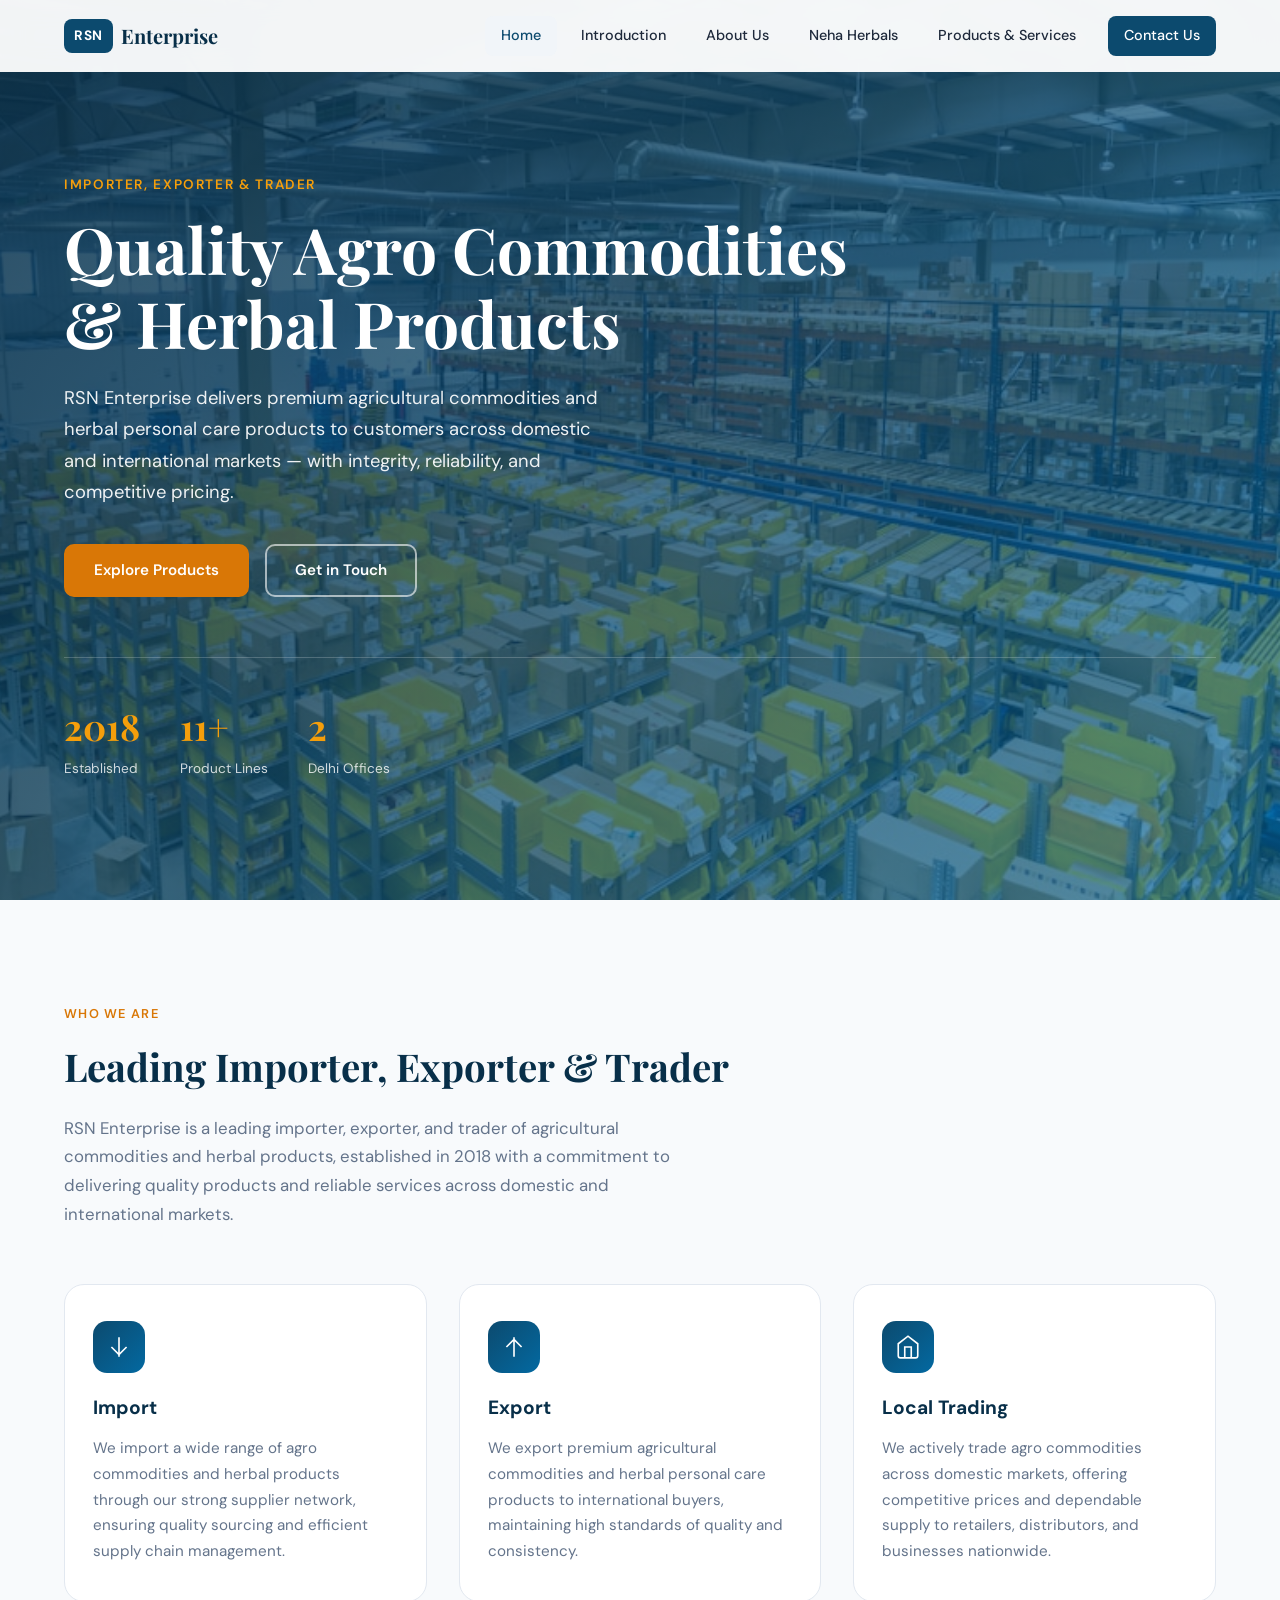
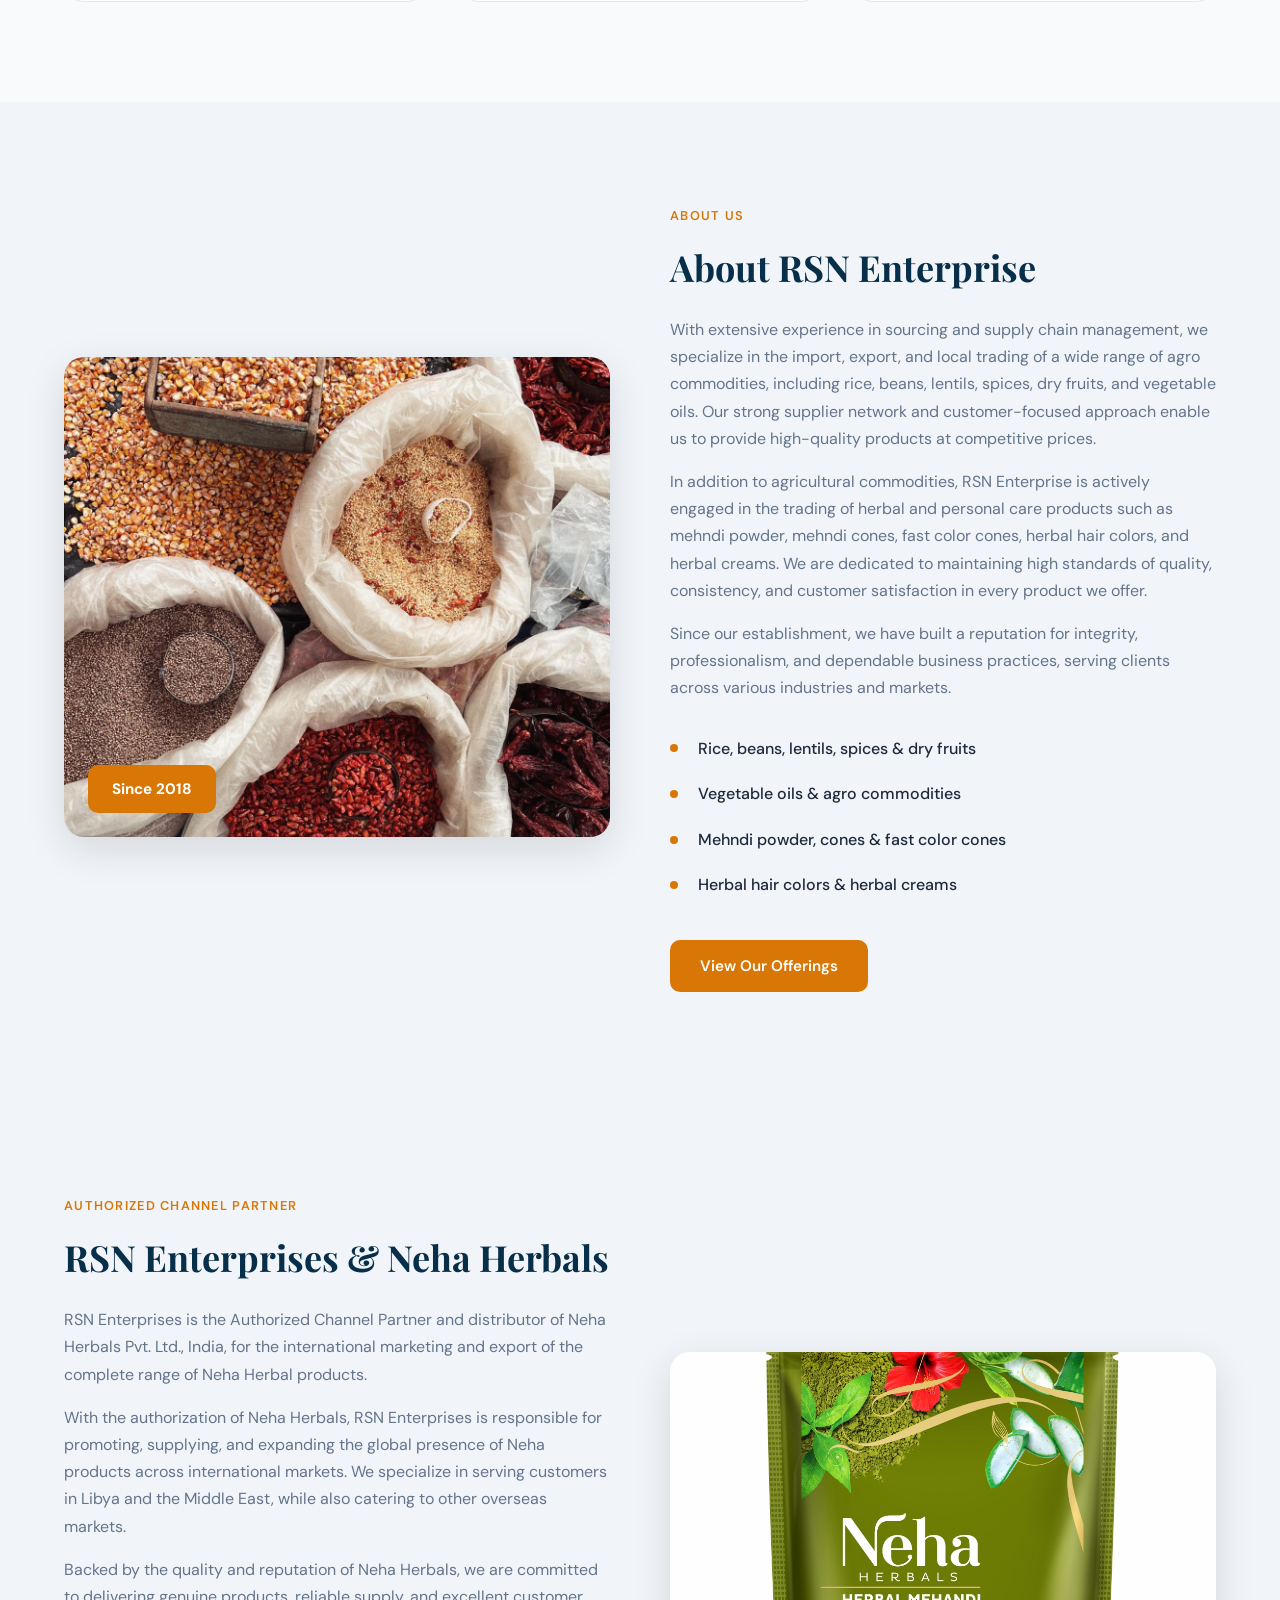
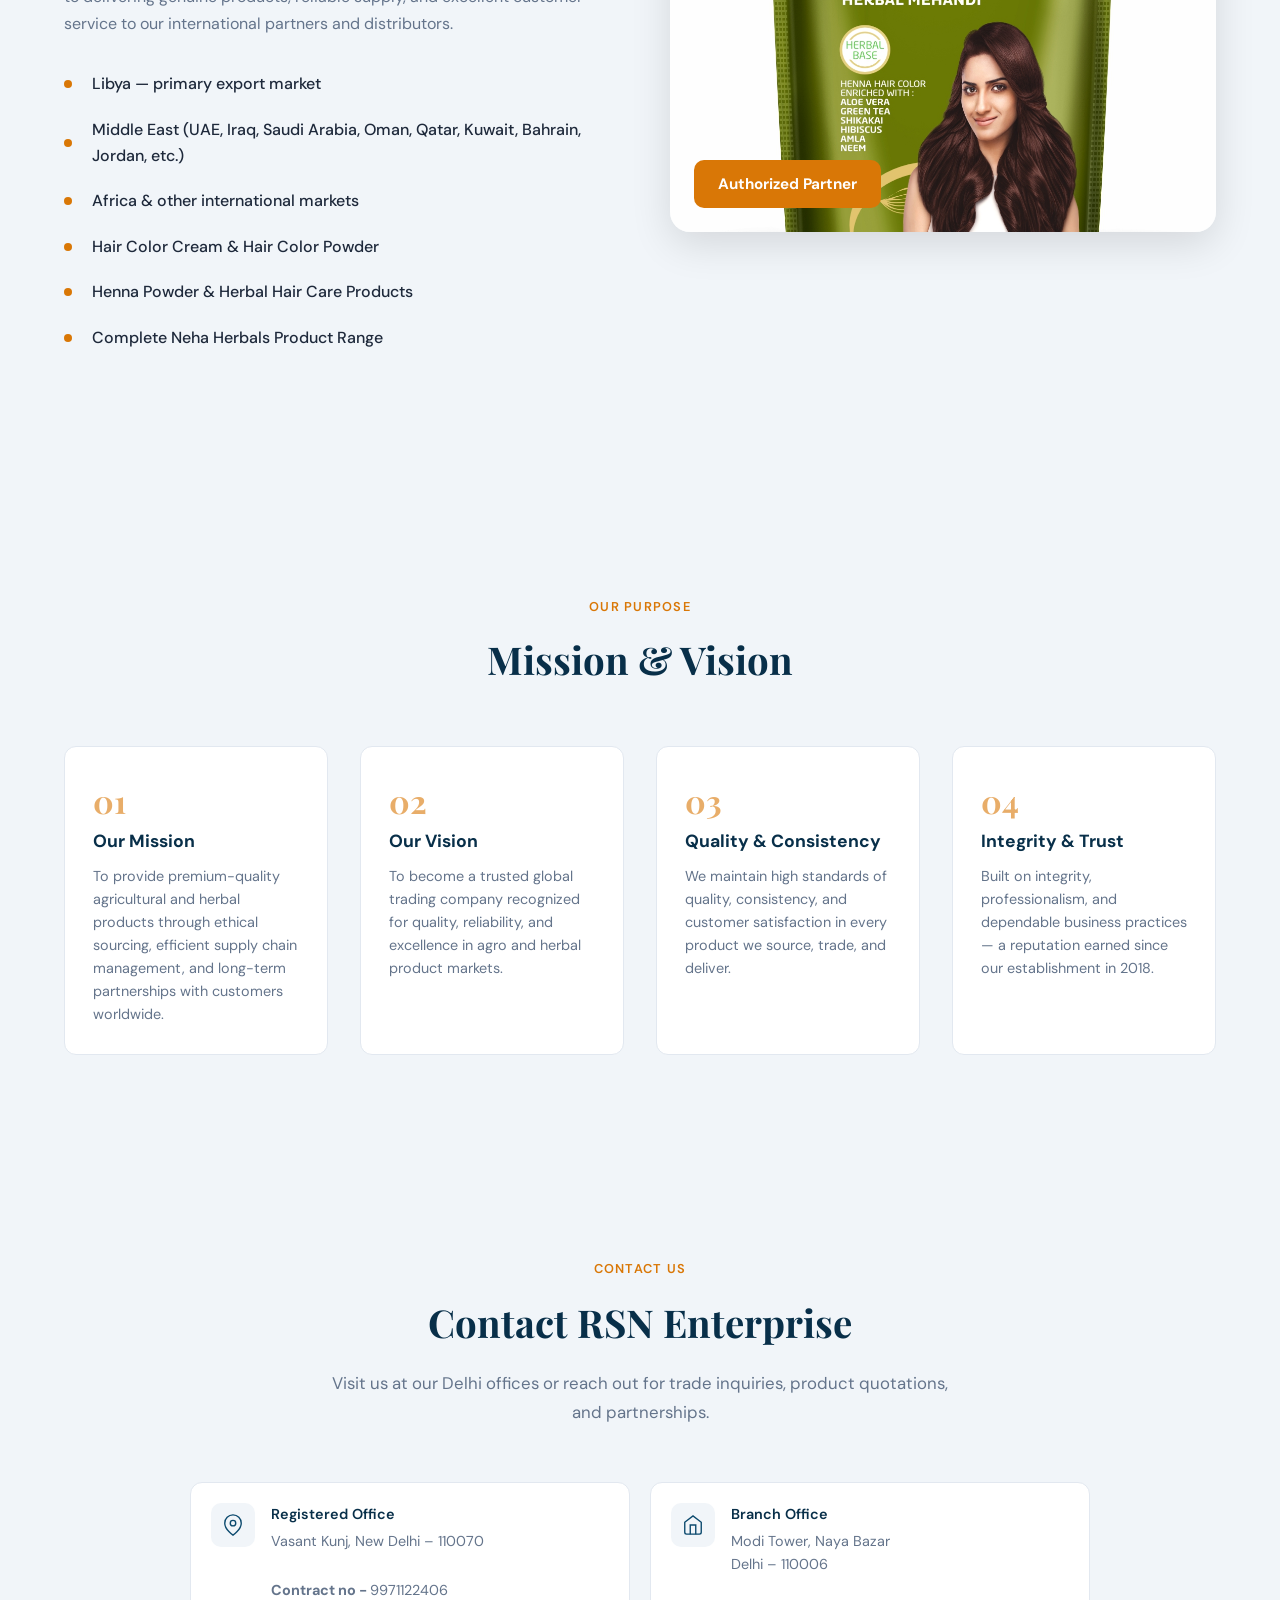
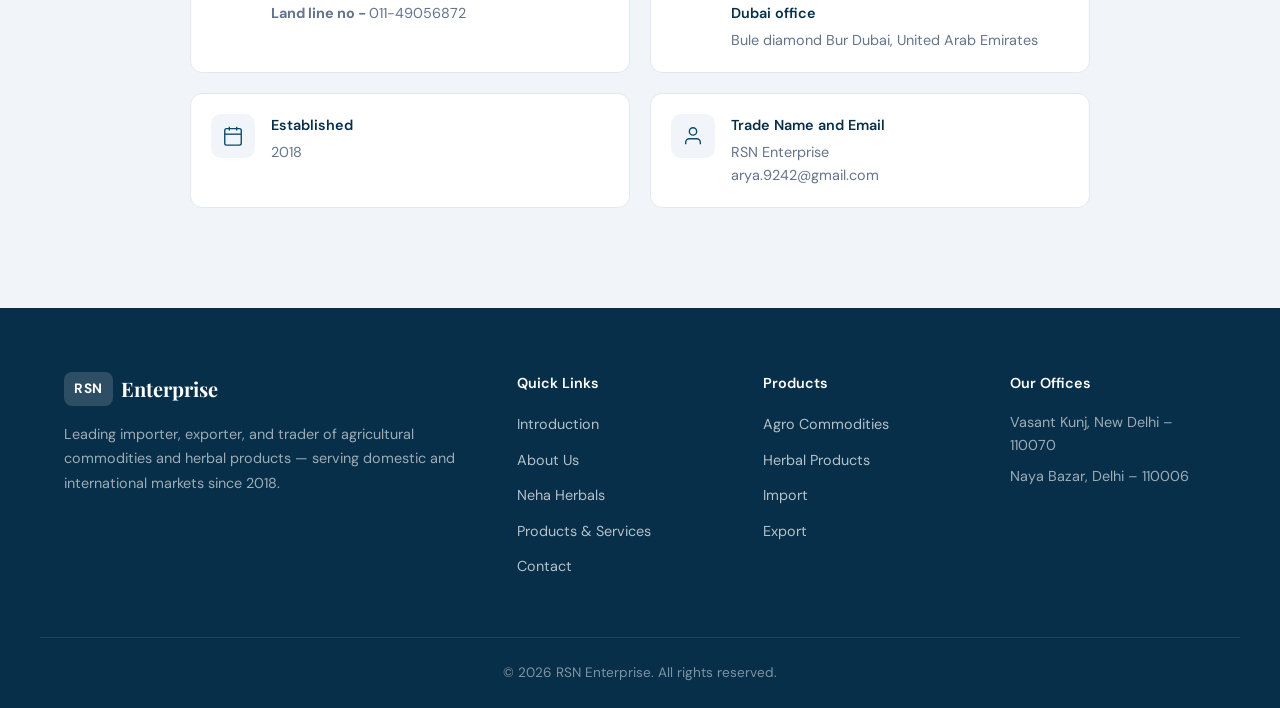
<file: index.html>
<!DOCTYPE html>
<html lang="en">
<head>
  <meta charset="UTF-8">
  <meta name="viewport" content="width=device-width, initial-scale=1.0">
  <meta name="description" content="RSN Enterprise — Leading importer, exporter, and trader of agricultural commodities and herbal products since 2018. Rice, spices, lentils, mehndi, and more.">
  <title>RSN Enterprise | Agro Commodities & Herbal Products</title>
  <link rel="preconnect" href="https://fonts.googleapis.com">
  <link rel="preconnect" href="https://fonts.gstatic.com" crossorigin>
  <link href="https://fonts.googleapis.com/css2?family=DM+Sans:ital,opsz,wght@0,9..40,400;0,9..40,500;0,9..40,600;0,9..40,700;1,9..40,400&family=Playfair+Display:wght@600;700&display=swap" rel="stylesheet">
  <link rel="stylesheet" href="public/css/style.css">
</head>
<body>
  <header class="site-header" id="header">
    <div class="container header-inner">
      <a href="index.html" class="logo">
        <span class="logo-mark">RSN</span>
        <span class="logo-text">Enterprise</span>
      </a>
      <button class="nav-toggle" id="navToggle" aria-label="Toggle navigation" aria-expanded="false">
        <span></span>
        <span></span>
        <span></span>
      </button>
      <nav class="site-nav" id="siteNav">
        <ul>
          <li><a href="#home" class="active">Home</a></li>
          <li><a href="#introduction">Introduction</a></li>
          <li><a href="#about">About Us</a></li>
          <li><a href="#neha-herbals">Neha Herbals</a></li>
          <li><a href="products.html">Products & Services</a></li>
          <li><a href="#contact" class="nav-cta">Contact Us</a></li>
        </ul>
      </nav>
    </div>
  </header>

  <main>
  <!-- Hero -->
  <section class="hero" id="home">
    <div class="hero-bg" role="img" aria-label="Global shipping and logistics"></div>
    <div class="hero-overlay"></div>
    <div class="container hero-content">
      <p class="hero-eyebrow">Importer, Exporter & Trader</p>
      <h1>Quality Agro Commodities<br>& Herbal Products</h1>
      <p class="hero-desc">RSN Enterprise delivers premium agricultural commodities and herbal personal care products to customers across domestic and international markets — with integrity, reliability, and competitive pricing.</p>
      <div class="hero-actions">
        <a href="products.html" class="btn btn-primary">Explore Products</a>
        <a href="#contact" class="btn btn-outline">Get in Touch</a>
      </div>
      <div class="hero-stats">
        <div class="stat">
          <span class="stat-value">2018</span>
          <span class="stat-label">Established</span>
        </div>
        <div class="stat">
          <span class="stat-value">11+</span>
          <span class="stat-label">Product Lines</span>
        </div>
        <div class="stat">
          <span class="stat-value">2</span>
          <span class="stat-label">Delhi Offices</span>
        </div>
      </div>
    </div>
  </section>

  <!-- Introduction -->
  <section class="section" id="introduction">
    <div class="container">
      <div class="section-header">
        <span class="section-tag">Who We Are</span>
        <h2>Leading Importer, Exporter & Trader</h2>
        <p class="section-lead">RSN Enterprise is a leading importer, exporter, and trader of agricultural commodities and herbal products, established in 2018 with a commitment to delivering quality products and reliable services across domestic and international markets.</p>
      </div>
      <div class="intro-grid">
        <div class="intro-card">
          <div class="intro-icon" aria-hidden="true">
            <svg viewBox="0 0 24 24" fill="none" stroke="currentColor" stroke-width="1.5"><path d="M12 3v18M5 12l7 7 7-7"/></svg>
          </div>
          <h3>Import</h3>
          <p>We import a wide range of agro commodities and herbal products through our strong supplier network, ensuring quality sourcing and efficient supply chain management.</p>
        </div>
        <div class="intro-card">
          <div class="intro-icon" aria-hidden="true">
            <svg viewBox="0 0 24 24" fill="none" stroke="currentColor" stroke-width="1.5"><path d="M12 21V3M5 12l7-7 7 7"/></svg>
          </div>
          <h3>Export</h3>
          <p>We export premium agricultural commodities and herbal personal care products to international buyers, maintaining high standards of quality and consistency.</p>
        </div>
        <div class="intro-card">
          <div class="intro-icon" aria-hidden="true">
            <svg viewBox="0 0 24 24" fill="none" stroke="currentColor" stroke-width="1.5"><path d="M3 9l9-7 9 7v11a2 2 0 0 1-2 2H5a2 2 0 0 1-2-2z"/><polyline points="9 22 9 12 15 12 15 22"/></svg>
          </div>
          <h3>Local Trading</h3>
          <p>We actively trade agro commodities across domestic markets, offering competitive prices and dependable supply to retailers, distributors, and businesses nationwide.</p>
        </div>
      </div>
    </div>
  </section>

  <!-- About Us -->
  <section class="section section-alt" id="about">
    <div class="container about-grid">
      <div class="about-image">
        <img src="public/images/agro-comodities.jpg" alt="Agricultural commodities and trade" loading="lazy">
        <div class="about-badge">
          <span>Since 2018</span>
        </div>
      </div>
      <div class="about-content">
        <span class="section-tag">About Us</span>
        <h2>About RSN Enterprise</h2>
        <p>With extensive experience in sourcing and supply chain management, we specialize in the import, export, and local trading of a wide range of agro commodities, including rice, beans, lentils, spices, dry fruits, and vegetable oils. Our strong supplier network and customer-focused approach enable us to provide high-quality products at competitive prices.</p>
        <p>In addition to agricultural commodities, RSN Enterprise is actively engaged in the trading of herbal and personal care products such as mehndi powder, mehndi cones, fast color cones, herbal hair colors, and herbal creams. We are dedicated to maintaining high standards of quality, consistency, and customer satisfaction in every product we offer.</p>
        <p>Since our establishment, we have built a reputation for integrity, professionalism, and dependable business practices, serving clients across various industries and markets.</p>
        <ul class="about-list">
          <li>Rice, beans, lentils, spices & dry fruits</li>
          <li>Vegetable oils & agro commodities</li>
          <li>Mehndi powder, cones & fast color cones</li>
          <li>Herbal hair colors & herbal creams</li>
        </ul>
        <a href="products.html" class="btn btn-primary">View Our Offerings</a>
      </div>
    </div>
  </section>

<!-- Authorized Channel Partner -->
<section class="section section-alt" id="neha-herbals">
  <div class="container about-grid">
    <div class="about-content">
      <span class="section-tag">Authorized Channel Partner</span>
      <h2>RSN Enterprises &amp; Neha Herbals</h2>
      <p>RSN Enterprises is the Authorized Channel Partner and distributor of Neha Herbals Pvt. Ltd., India, for the international marketing and export of the complete range of Neha Herbal products.</p>
      <p>With the authorization of Neha Herbals, RSN Enterprises is responsible for promoting, supplying, and expanding the global presence of Neha products across international markets. We specialize in serving customers in Libya and the Middle East, while also catering to other overseas markets.</p>
      <p>Backed by the quality and reputation of Neha Herbals, we are committed to delivering genuine products, reliable supply, and excellent customer service to our international partners and distributors.</p>
      <ul class="about-list">
        <li>Libya — primary export market</li>
        <li>Middle East (UAE, Iraq, Saudi Arabia, Oman, Qatar, Kuwait, Bahrain, Jordan, etc.)</li>
        <li>Africa &amp; other international markets</li>
        <li>Hair Color Cream &amp; Hair Color Powder</li>
        <li>Henna Powder &amp; Herbal Hair Care Products</li>
        <li>Complete Neha Herbals Product Range</li>
      </ul>
    </div>
    <div class="about-image">
      <img src="public/images/Herbal Mehandi/1.jpg" alt="Neha Herbals authorized channel partner" loading="lazy">
      <div class="about-badge">
        <span>Authorized Partner</span>
      </div>
    </div>
  </div>
</section>

  <!-- Mission & Vision -->
  <section class="section section-alt" id="why-us">
    <div class="container">
      <div class="section-header centered">
        <span class="section-tag">Our Purpose</span>
        <h2>Mission & Vision</h2>
      </div>
      <div class="features-grid">
        <div class="feature-item">
          <span class="feature-num">01</span>
          <h3>Our Mission</h3>
          <p>To provide premium-quality agricultural and herbal products through ethical sourcing, efficient supply chain management, and long-term partnerships with customers worldwide.</p>
        </div>
        <div class="feature-item">
          <span class="feature-num">02</span>
          <h3>Our Vision</h3>
          <p>To become a trusted global trading company recognized for quality, reliability, and excellence in agro and herbal product markets.</p>
        </div>
        <div class="feature-item">
          <span class="feature-num">03</span>
          <h3>Quality & Consistency</h3>
          <p>We maintain high standards of quality, consistency, and customer satisfaction in every product we source, trade, and deliver.</p>
        </div>
        <div class="feature-item">
          <span class="feature-num">04</span>
          <h3>Integrity & Trust</h3>
          <p>Built on integrity, professionalism, and dependable business practices — a reputation earned since our establishment in 2018.</p>
        </div>
      </div>
    </div>
  </section>

  <!-- Contact -->
  <section class="section section-alt" id="contact">
    <div class="container">
      <div class="section-header centered">
        <span class="section-tag">Contact Us</span>
        <h2>Contact RSN Enterprise</h2>
        <p class="section-lead">Visit us at our Delhi offices or reach out for trade inquiries, product quotations, and partnerships.</p>
      </div>
      <div class="contact-info-grid">
        <div class="contact-info">
          <div class="contact-card">
            <div class="contact-icon" aria-hidden="true">
              <svg viewBox="0 0 24 24" fill="none" stroke="currentColor" stroke-width="1.5"><path d="M21 10c0 7-9 13-9 13s-9-6-9-13a9 9 0 0 1 18 0z"/><circle cx="12" cy="10" r="3"/></svg>
            </div>
            <div>
              <h4>Registered Office</h4>
              <p>Vasant Kunj, New Delhi – 110070</p>
              <br>
              <p><b>Contract no - </b>9971122406
                <br>
                <b>Land line no - </b>011-49056872</p>
            </div>
          </div>
          <div class="contact-card">
            <div class="contact-icon" aria-hidden="true">
              <svg viewBox="0 0 24 24" fill="none" stroke="currentColor" stroke-width="1.5"><path d="M3 9l9-7 9 7v11a2 2 0 0 1-2 2H5a2 2 0 0 1-2-2z"/><polyline points="9 22 9 12 15 12 15 22"/></svg>
            </div>
            <div>
              <h4>Branch Office</h4>
              <p>Modi Tower, Naya Bazar<br>Delhi – 110006</p>
              <br>
              <h4>Dubai office</h4>
              <p>Bule diamond 
                Bur Dubai, 
                United Arab Emirates</p>
            </div>
          </div>
          <div class="contact-card">
            <div class="contact-icon" aria-hidden="true">
              <svg viewBox="0 0 24 24" fill="none" stroke="currentColor" stroke-width="1.5"><rect x="3" y="4" width="18" height="18" rx="2" ry="2"/><line x1="16" y1="2" x2="16" y2="6"/><line x1="8" y1="2" x2="8" y2="6"/><line x1="3" y1="10" x2="21" y2="10"/></svg>
            </div>
            <div>
              <h4>Established</h4>
              <p>2018</p>
            </div>
          </div>
          <div class="contact-card">
            <div class="contact-icon" aria-hidden="true">
              <svg viewBox="0 0 24 24" fill="none" stroke="currentColor" stroke-width="1.5"><path d="M20 21v-2a4 4 0 0 0-4-4H8a4 4 0 0 0-4 4v2"/><circle cx="12" cy="7" r="4"/></svg>
            </div>
            <div>
              <h4>Trade Name and Email</h4>
              <p>RSN Enterprise</p>
              <p>arya.9242@gmail.com</p>
            </div>
          </div>
        </div>
      </div>
    </div>
  </section>
  </main>

  <footer class="site-footer">
    <div class="container footer-grid">
      <div class="footer-brand">
        <a href="index.html" class="logo">
          <span class="logo-mark">RSN</span>
          <span class="logo-text">Enterprise</span>
        </a>
        <p>Leading importer, exporter, and trader of agricultural commodities and herbal products — serving domestic and international markets since 2018.</p>
      </div>
      <div class="footer-links">
        <h4>Quick Links</h4>
        <ul>
          <li><a href="#introduction">Introduction</a></li>
          <li><a href="#about">About Us</a></li>
          <li><a href="#neha-herbals">Neha Herbals</a></li>
          <li><a href="products.html">Products & Services</a></li>
          <li><a href="#contact">Contact</a></li>
        </ul>
      </div>
      <div class="footer-links">
        <h4>Products</h4>
        <ul>
          <li><a href="products.html#agro">Agro Commodities</a></li>
          <li><a href="products.html#herbal">Herbal Products</a></li>
          <li><a href="products.html#import">Import</a></li>
          <li><a href="products.html#export">Export</a></li>
        </ul>
      </div>
      <div class="footer-contact">
        <h4>Our Offices</h4>
        <p>Vasant Kunj, New Delhi – 110070</p>
        <p>Naya Bazar, Delhi – 110006</p>
      </div>
    </div>
    <div class="container footer-bottom">
      <p>&copy; 2026 RSN Enterprise. All rights reserved.</p>
    </div>
  </footer>

  <script src="public/js/main.js"></script>
</body>
</html>
</file>
<file: public/css/style.css>
/* ============================================
   RSN Enterprise — Global Import & Export
   ============================================ */

:root {
  --color-primary: #0c4a6e;
  --color-primary-dark: #082f49;
  --color-primary-light: #0369a1;
  --color-accent: #d97706;
  --color-accent-light: #f59e0b;
  --color-bg: #f8fafc;
  --color-bg-alt: #f1f5f9;
  --color-surface: #ffffff;
  --color-text: #1e293b;
  --color-text-muted: #64748b;
  --color-border: #e2e8f0;
  --font-body: 'DM Sans', system-ui, sans-serif;
  --font-display: 'Playfair Display', Georgia, serif;
  --shadow-sm: 0 1px 3px rgba(0, 0, 0, 0.08);
  --shadow-md: 0 4px 20px rgba(0, 0, 0, 0.08);
  --shadow-lg: 0 12px 40px rgba(0, 0, 0, 0.12);
  --radius: 12px;
  --radius-lg: 20px;
  --header-height: 72px;
  --transition: 0.25s ease;
}

*,
*::before,
*::after {
  box-sizing: border-box;
  margin: 0;
  padding: 0;
}

html {
  scroll-behavior: smooth;
}

body {
  font-family: var(--font-body);
  font-size: 16px;
  line-height: 1.6;
  color: var(--color-text);
  background: var(--color-bg);
  -webkit-font-smoothing: antialiased;
}

img {
  max-width: 100%;
  height: auto;
  display: block;
}

a {
  color: var(--color-primary);
  text-decoration: none;
  transition: color var(--transition);
}

a:hover {
  color: var(--color-accent);
}

ul {
  list-style: none;
}

.container {
  width: 100%;
  max-width: 1200px;
  margin: 0 auto;
  padding: 0 24px;
}

/* ---- Header ---- */
.site-header {
  position: fixed;
  top: 0;
  left: 0;
  right: 0;
  z-index: 1000;
  height: var(--header-height);
  background: rgba(255, 255, 255, 0.95);
  backdrop-filter: blur(12px);
  border-bottom: 1px solid transparent;
  transition: border-color var(--transition), box-shadow var(--transition);
}

.site-header.scrolled {
  border-bottom-color: var(--color-border);
  box-shadow: var(--shadow-sm);
}

.header-inner {
  display: flex;
  align-items: center;
  justify-content: space-between;
  height: var(--header-height);
}

.logo {
  display: flex;
  align-items: center;
  gap: 8px;
  font-weight: 700;
  color: var(--color-text);
}

.logo:hover {
  color: var(--color-text);
}

.logo-mark {
  background: var(--color-primary);
  color: #fff;
  padding: 6px 10px;
  border-radius: 8px;
  font-size: 0.85rem;
  letter-spacing: 0.05em;
}

.logo-text {
  font-family: var(--font-display);
  font-size: 1.25rem;
  color: var(--color-primary-dark);
}

.site-nav ul {
  display: flex;
  align-items: center;
  gap: 8px;
}

.site-nav a {
  display: block;
  padding: 8px 16px;
  font-size: 0.9rem;
  font-weight: 500;
  color: var(--color-text);
  border-radius: 8px;
  transition: background var(--transition), color var(--transition);
}

.site-nav a:hover,
.site-nav a.active {
  color: var(--color-primary);
  background: var(--color-bg-alt);
}

.site-nav .nav-cta {
  background: var(--color-primary);
  color: #fff;
  margin-left: 8px;
}

.site-nav .nav-cta:hover {
  background: var(--color-primary-dark);
  color: #fff;
}

.nav-toggle {
  display: none;
  flex-direction: column;
  gap: 5px;
  background: none;
  border: none;
  cursor: pointer;
  padding: 8px;
}

.nav-toggle span {
  display: block;
  width: 24px;
  height: 2px;
  background: var(--color-text);
  transition: transform var(--transition), opacity var(--transition);
}

.nav-toggle.active span:nth-child(1) {
  transform: translateY(7px) rotate(45deg);
}

.nav-toggle.active span:nth-child(2) {
  opacity: 0;
}

.nav-toggle.active span:nth-child(3) {
  transform: translateY(-7px) rotate(-45deg);
}

/* ---- Buttons ---- */
.btn {
  display: inline-flex;
  align-items: center;
  justify-content: center;
  padding: 12px 28px;
  font-size: 0.95rem;
  font-weight: 600;
  border-radius: 10px;
  border: 2px solid transparent;
  cursor: pointer;
  transition: background var(--transition), color var(--transition), border-color var(--transition), transform 0.15s ease;
}

.btn:hover {
  transform: translateY(-1px);
}

.btn-primary {
  background: var(--color-accent);
  color: #fff;
  border-color: var(--color-accent);
}

.btn-primary:hover {
  background: var(--color-accent-light);
  border-color: var(--color-accent-light);
  color: #fff;
}

.btn-outline {
  background: transparent;
  color: #fff;
  border-color: rgba(255, 255, 255, 0.6);
}

.btn-outline:hover {
  background: rgba(255, 255, 255, 0.15);
  border-color: #fff;
  color: #fff;
}

.btn-lg {
  padding: 16px 36px;
  font-size: 1rem;
}

.btn-full {
  width: 100%;
}

/* ---- Hero ---- */
.hero {
  position: relative;
  min-height: 100vh;
  display: flex;
  align-items: center;
  padding-top: var(--header-height);
}

.hero-bg {
  position: absolute;
  inset: 0;
  background: url('../images/hero-bg.jpg') center / cover no-repeat;
  z-index: 0;
}

.hero-overlay {
  position: absolute;
  inset: 0;
  background: linear-gradient(
    135deg,
    rgba(8, 47, 73, 0.88) 0%,
    rgba(12, 74, 110, 0.75) 50%,
    rgba(3, 105, 161, 0.65) 100%
  );
  z-index: 1;
}

.hero-content {
  position: relative;
  z-index: 2;
  padding: 80px 24px 100px;
  color: #fff;
  max-width: 1200px;
  margin: 0 auto;
}

.hero-eyebrow {
  display: inline-block;
  font-size: 0.85rem;
  font-weight: 600;
  letter-spacing: 0.12em;
  text-transform: uppercase;
  color: var(--color-accent-light);
  margin-bottom: 16px;
}

.hero h1 {
  font-family: var(--font-display);
  font-size: clamp(2.5rem, 5vw, 4rem);
  font-weight: 700;
  line-height: 1.15;
  margin-bottom: 24px;
}

.hero-desc {
  font-size: 1.15rem;
  max-width: 560px;
  opacity: 0.92;
  margin-bottom: 36px;
  line-height: 1.7;
}

.hero-actions {
  display: flex;
  flex-wrap: wrap;
  gap: 16px;
  margin-bottom: 60px;
}

.hero-stats {
  display: flex;
  flex-wrap: wrap;
  gap: 40px;
  padding-top: 40px;
  border-top: 1px solid rgba(255, 255, 255, 0.2);
}

.stat-value {
  display: block;
  font-family: var(--font-display);
  font-size: 2.25rem;
  font-weight: 700;
  color: var(--color-accent-light);
}

.stat-label {
  font-size: 0.85rem;
  opacity: 0.8;
}

/* ---- Page Hero (Products) ---- */
.page-hero {
  position: relative;
  padding: calc(var(--header-height) + 80px) 0 80px;
  text-align: center;
  color: #fff;
}

.page-hero-bg {
  position: absolute;
  inset: 0;
  background: url('../images/hero-bg.jpg') center / cover no-repeat;
  z-index: 0;
}

.page-hero-overlay {
  position: absolute;
  inset: 0;
  background: linear-gradient(180deg, rgba(8, 47, 73, 0.9) 0%, rgba(12, 74, 110, 0.85) 100%);
  z-index: 1;
}

.page-hero-content {
  position: relative;
  z-index: 2;
}

.page-hero-content .section-tag {
  color: var(--color-accent-light);
}

.page-hero h1 {
  font-family: var(--font-display);
  font-size: clamp(2rem, 4vw, 3rem);
  margin-bottom: 16px;
}

.page-hero p {
  font-size: 1.1rem;
  opacity: 0.9;
  max-width: 600px;
  margin: 0 auto;
}

/* ---- Sections ---- */
.section {
  padding: 100px 0;
}

.section-alt {
  background: var(--color-bg-alt);
}

.section-header {
  margin-bottom: 56px;
}

.section-header.centered {
  text-align: center;
}

.section-tag {
  display: inline-block;
  font-size: 0.8rem;
  font-weight: 600;
  letter-spacing: 0.1em;
  text-transform: uppercase;
  color: var(--color-accent);
  margin-bottom: 12px;
}

.section-header h2 {
  font-family: var(--font-display);
  font-size: clamp(1.75rem, 3vw, 2.5rem);
  color: var(--color-primary-dark);
  margin-bottom: 16px;
}

.section-lead {
  font-size: 1.05rem;
  color: var(--color-text-muted);
  max-width: 640px;
  line-height: 1.7;
}

.section-header.centered .section-lead {
  margin: 0 auto;
}

/* ---- Introduction ---- */
.intro-grid {
  display: grid;
  grid-template-columns: repeat(3, 1fr);
  gap: 32px;
}

.intro-card {
  background: var(--color-surface);
  padding: 36px 28px;
  border-radius: var(--radius-lg);
  border: 1px solid var(--color-border);
  transition: box-shadow var(--transition), transform var(--transition);
}

.intro-card:hover {
  box-shadow: var(--shadow-md);
  transform: translateY(-4px);
}

.intro-icon {
  width: 52px;
  height: 52px;
  background: linear-gradient(135deg, var(--color-primary), var(--color-primary-light));
  border-radius: 14px;
  display: flex;
  align-items: center;
  justify-content: center;
  margin-bottom: 20px;
  color: #fff;
}

.intro-icon svg {
  width: 26px;
  height: 26px;
}

.intro-card h3 {
  font-size: 1.2rem;
  margin-bottom: 12px;
  color: var(--color-primary-dark);
}

.intro-card p {
  color: var(--color-text-muted);
  font-size: 0.95rem;
  line-height: 1.7;
}

/* ---- About ---- */
.about-grid {
  display: grid;
  grid-template-columns: 1fr 1fr;
  gap: 60px;
  align-items: center;
}

.about-image {
  position: relative;
  border-radius: var(--radius-lg);
  overflow: hidden;
  box-shadow: var(--shadow-lg);
}

.about-image img {
  width: 100%;
  height: 480px;
  object-fit: cover;
}

.about-badge {
  position: absolute;
  bottom: 24px;
  left: 24px;
  background: var(--color-accent);
  color: #fff;
  padding: 12px 24px;
  border-radius: 10px;
  font-weight: 700;
  font-size: 0.95rem;
}

.about-content h2 {
  font-family: var(--font-display);
  font-size: clamp(1.75rem, 3vw, 2.25rem);
  color: var(--color-primary-dark);
  margin-bottom: 20px;
}

.about-content p {
  color: var(--color-text-muted);
  margin-bottom: 16px;
  line-height: 1.7;
}

.about-list {
  margin: 24px 0 32px;
}

.about-list li {
  padding: 10px 0;
  padding-left: 28px;
  position: relative;
  color: var(--color-text);
  font-weight: 500;
}

.about-list li::before {
  content: '';
  position: absolute;
  left: 0;
  top: 50%;
  transform: translateY(-50%);
  width: 8px;
  height: 8px;
  background: var(--color-accent);
  border-radius: 50%;
}

/* ---- Features ---- */
.features-grid {
  display: grid;
  grid-template-columns: repeat(4, 1fr);
  gap: 32px;
}

.feature-item {
  padding: 28px;
  background: var(--color-surface);
  border-radius: var(--radius);
  border: 1px solid var(--color-border);
}

.feature-num {
  font-family: var(--font-display);
  font-size: 2rem;
  font-weight: 700;
  color: var(--color-accent);
  opacity: 0.6;
  margin-bottom: 12px;
}

.feature-item h3 {
  font-size: 1.1rem;
  margin-bottom: 10px;
  color: var(--color-primary-dark);
}

.feature-item p {
  font-size: 0.9rem;
  color: var(--color-text-muted);
  line-height: 1.6;
}

/* ---- Contact ---- */
.contact-info-grid {
  max-width: 900px;
  margin: 0 auto;
}

.contact-info {
  display: grid;
  grid-template-columns: repeat(2, 1fr);
  gap: 20px;
}

.contact-card {
  display: flex;
  gap: 16px;
  padding: 20px;
  background: var(--color-surface);
  border-radius: var(--radius);
  border: 1px solid var(--color-border);
}

.contact-icon {
  flex-shrink: 0;
  width: 44px;
  height: 44px;
  background: var(--color-bg-alt);
  border-radius: 10px;
  display: flex;
  align-items: center;
  justify-content: center;
  color: var(--color-primary);
}

.contact-icon svg {
  width: 22px;
  height: 22px;
}

.contact-card h4 {
  font-size: 0.9rem;
  font-weight: 600;
  color: var(--color-primary-dark);
  margin-bottom: 4px;
}

.contact-card p {
  font-size: 0.9rem;
  color: var(--color-text-muted);
  line-height: 1.6;
}

.contact-form {
  background: var(--color-surface);
  padding: 36px;
  border-radius: var(--radius-lg);
  border: 1px solid var(--color-border);
  box-shadow: var(--shadow-sm);
}

.form-row {
  display: grid;
  grid-template-columns: 1fr 1fr;
  gap: 20px;
}

.form-group {
  margin-bottom: 20px;
}

.form-group label {
  display: block;
  font-size: 0.85rem;
  font-weight: 600;
  color: var(--color-text);
  margin-bottom: 8px;
}

.form-group input,
.form-group textarea {
  width: 100%;
  padding: 12px 16px;
  font-family: var(--font-body);
  font-size: 0.95rem;
  border: 1px solid var(--color-border);
  border-radius: 10px;
  background: var(--color-bg);
  color: var(--color-text);
  transition: border-color var(--transition), box-shadow var(--transition);
}

.form-group input:focus,
.form-group textarea:focus {
  outline: none;
  border-color: var(--color-primary-light);
  box-shadow: 0 0 0 3px rgba(3, 105, 161, 0.15);
}

.form-group textarea {
  resize: vertical;
  min-height: 120px;
}

.form-note {
  margin-top: 12px;
  font-size: 0.9rem;
  text-align: center;
}

.form-note.success {
  color: #059669;
}

.form-note.error {
  color: #dc2626;
}

/* ---- Services ---- */
.services-grid {
  display: grid;
  grid-template-columns: repeat(3, 1fr);
  gap: 28px;
}

.service-card {
  background: var(--color-surface);
  padding: 32px 28px;
  border-radius: var(--radius-lg);
  border: 1px solid var(--color-border);
  transition: box-shadow var(--transition), transform var(--transition);
}

.service-card:hover {
  box-shadow: var(--shadow-md);
  transform: translateY(-3px);
}

.service-icon {
  width: 48px;
  height: 48px;
  background: linear-gradient(135deg, var(--color-primary), var(--color-primary-light));
  border-radius: 12px;
  display: flex;
  align-items: center;
  justify-content: center;
  color: #fff;
  margin-bottom: 20px;
}

.service-icon svg {
  width: 24px;
  height: 24px;
}

.service-card h3 {
  font-size: 1.15rem;
  color: var(--color-primary-dark);
  margin-bottom: 12px;
}

.service-card p {
  font-size: 0.92rem;
  color: var(--color-text-muted);
  line-height: 1.65;
  margin-bottom: 16px;
}

.service-list li {
  font-size: 0.88rem;
  color: var(--color-text);
  padding: 6px 0;
  padding-left: 20px;
  position: relative;
}

.service-list li::before {
  content: '→';
  position: absolute;
  left: 0;
  color: var(--color-accent);
  font-weight: 600;
}

.services-grid--three {
  grid-template-columns: repeat(3, 1fr);
}

.categories-grid--two {
  grid-template-columns: repeat(2, 1fr);
}

.category-card--wide {
  text-align: left;
  padding: 36px 32px;
}

.category-list {
  margin-top: 16px;
  display: grid;
  grid-template-columns: repeat(2, 1fr);
  gap: 8px 16px;
}

.category-list li {
  font-size: 0.9rem;
  color: var(--color-text);
  padding-left: 18px;
  position: relative;
}

.category-list li::before {
  content: '•';
  position: absolute;
  left: 0;
  color: var(--color-accent);
  font-weight: 700;
}

/* ---- Categories ---- */
.categories-grid {
  display: grid;
  grid-template-columns: repeat(3, 1fr);
  gap: 24px;
}

.category-card {
  background: var(--color-surface);
  padding: 32px 24px;
  border-radius: var(--radius);
  border: 1px solid var(--color-border);
  text-align: center;
  transition: border-color var(--transition), box-shadow var(--transition);
}

.category-card:hover {
  border-color: var(--color-primary-light);
  box-shadow: var(--shadow-sm);
}

.category-icon {
  font-size: 2.5rem;
  display: block;
  margin-bottom: 16px;
}

.category-card h3 {
  font-size: 1.05rem;
  color: var(--color-primary-dark);
  margin-bottom: 8px;
}

.category-card p {
  font-size: 0.88rem;
  color: var(--color-text-muted);
  line-height: 1.6;
}

/* ---- Products ---- */
.products-grid {
  display: grid;
  grid-template-columns: repeat(3, 1fr);
  gap: 28px;
}

.product-card {
  background: var(--color-surface);
  border-radius: var(--radius-lg);
  border: 1px solid var(--color-border);
  overflow: hidden;
  transition: box-shadow var(--transition), transform var(--transition);
}

.product-card:hover {
  box-shadow: var(--shadow-md);
  transform: translateY(-4px);
}

.product-image {
  position: relative;
  height: 200px;
  overflow: hidden;
}

.product-image img {
  width: 100%;
  height: 100%;
  object-fit: cover;
  transition: transform 0.4s ease;
}

.product-card:hover .product-image img {
  transform: scale(1.05);
}

.product-placeholder {
  background: linear-gradient(135deg, var(--color-bg-alt), var(--color-border));
  display: flex;
  align-items: center;
  justify-content: center;
  font-size: 3rem;
}

.product-badge {
  position: absolute;
  top: 12px;
  right: 12px;
  background: var(--color-primary);
  color: #fff;
  font-size: 0.75rem;
  font-weight: 600;
  padding: 4px 12px;
  border-radius: 20px;
  text-transform: uppercase;
  letter-spacing: 0.05em;
}

.product-body {
  padding: 24px;
}

.product-body h3 {
  font-size: 1.1rem;
  color: var(--color-primary-dark);
  margin-bottom: 10px;
}

.product-body p {
  font-size: 0.9rem;
  color: var(--color-text-muted);
  line-height: 1.6;
  margin-bottom: 16px;
}

.product-meta {
  display: flex;
  flex-wrap: wrap;
  gap: 12px;
}

.product-meta span {
  font-size: 0.8rem;
  font-weight: 500;
  color: var(--color-primary);
  background: var(--color-bg-alt);
  padding: 4px 12px;
  border-radius: 6px;
}

/* ---- Process ---- */
.process-steps {
  display: flex;
  align-items: flex-start;
  justify-content: center;
  gap: 0;
  flex-wrap: wrap;
}

.process-step {
  flex: 1;
  min-width: 180px;
  max-width: 240px;
  text-align: center;
  padding: 24px 16px;
}

.step-num {
  width: 56px;
  height: 56px;
  background: var(--color-primary);
  color: #fff;
  font-family: var(--font-display);
  font-size: 1.5rem;
  font-weight: 700;
  border-radius: 50%;
  display: flex;
  align-items: center;
  justify-content: center;
  margin: 0 auto 16px;
}

.process-step h3 {
  font-size: 1.05rem;
  color: var(--color-primary-dark);
  margin-bottom: 8px;
}

.process-step p {
  font-size: 0.88rem;
  color: var(--color-text-muted);
  line-height: 1.6;
}

.process-connector {
  width: 60px;
  height: 2px;
  background: var(--color-border);
  margin-top: 52px;
  flex-shrink: 0;
}

/* ---- CTA ---- */
.cta-section {
  padding: 60px 0 100px;
}

.cta-box {
  display: flex;
  align-items: center;
  justify-content: space-between;
  gap: 40px;
  background: linear-gradient(135deg, var(--color-primary-dark), var(--color-primary));
  padding: 48px 56px;
  border-radius: var(--radius-lg);
  color: #fff;
}

.cta-content h2 {
  font-family: var(--font-display);
  font-size: 1.75rem;
  margin-bottom: 12px;
}

.cta-content p {
  opacity: 0.9;
  max-width: 500px;
  line-height: 1.6;
}

/* ---- Footer ---- */
.site-footer {
  background: var(--color-primary-dark);
  color: rgba(255, 255, 255, 0.8);
  padding: 64px 0 0;
}

.footer-grid {
  display: grid;
  grid-template-columns: 2fr 1fr 1fr 1fr;
  gap: 40px;
  padding-bottom: 48px;
}

.footer-brand .logo {
  margin-bottom: 16px;
}

.footer-brand .logo-mark {
  background: rgba(255, 255, 255, 0.15);
}

.footer-brand .logo-text {
  color: #fff;
}

.footer-brand p {
  font-size: 0.9rem;
  line-height: 1.7;
  opacity: 0.75;
}

.footer-links h4,
.footer-contact h4 {
  color: #fff;
  font-size: 0.9rem;
  font-weight: 600;
  margin-bottom: 16px;
}

.footer-links ul li {
  margin-bottom: 10px;
}

.footer-links a {
  color: rgba(255, 255, 255, 0.7);
  font-size: 0.9rem;
  transition: color var(--transition);
}

.footer-links a:hover {
  color: var(--color-accent-light);
}

.footer-contact p {
  font-size: 0.9rem;
  margin-bottom: 8px;
  opacity: 0.75;
}

.footer-bottom {
  border-top: 1px solid rgba(255, 255, 255, 0.1);
  padding: 24px 0;
  text-align: center;
}

.footer-bottom p {
  font-size: 0.85rem;
  opacity: 0.6;
}

/* ---- Responsive ---- */
@media (max-width: 1024px) {
  .intro-grid,
  .services-grid,
  .services-grid--three,
  .products-grid {
    grid-template-columns: repeat(2, 1fr);
  }

  .categories-grid--two {
    grid-template-columns: 1fr;
  }

  .features-grid {
    grid-template-columns: repeat(2, 1fr);
  }

  .footer-grid {
    grid-template-columns: 1fr 1fr;
  }
}

@media (max-width: 768px) {
  .nav-toggle {
    display: flex;
  }

  .site-nav {
    position: fixed;
    top: var(--header-height);
    left: 0;
    right: 0;
    background: var(--color-surface);
    border-bottom: 1px solid var(--color-border);
    padding: 16px;
    transform: translateY(-100%);
    opacity: 0;
    visibility: hidden;
    transition: transform var(--transition), opacity var(--transition), visibility var(--transition);
    box-shadow: var(--shadow-md);
  }

  .site-nav.open {
    transform: translateY(0);
    opacity: 1;
    visibility: visible;
  }

  .site-nav ul {
    flex-direction: column;
    gap: 4px;
  }

  .site-nav a {
    padding: 12px 16px;
  }

  .site-nav .nav-cta {
    margin-left: 0;
    margin-top: 8px;
  }

  .about-grid {
    grid-template-columns: 1fr;
    gap: 40px;
  }

  .contact-info {
    grid-template-columns: 1fr;
  }

  .about-image img {
    height: 320px;
  }

  .intro-grid,
  .categories-grid,
  .categories-grid--two,
  .services-grid,
  .services-grid--three,
  .products-grid,
  .features-grid {
    grid-template-columns: 1fr;
  }

  .category-list {
    grid-template-columns: 1fr;
  }

  .form-row {
    grid-template-columns: 1fr;
  }

  .cta-box {
    flex-direction: column;
    text-align: center;
    padding: 36px 28px;
  }

  .cta-content p {
    max-width: none;
  }

  .process-connector {
    display: none;
  }

  .process-steps {
    flex-direction: column;
    align-items: center;
  }

  .footer-grid {
    grid-template-columns: 1fr;
    gap: 32px;
  }

  .hero-stats {
    gap: 24px;
  }
}

@media (max-width: 480px) {
  .section {
    padding: 72px 0;
  }

  .hero-actions {
    flex-direction: column;
  }

  .hero-actions .btn {
    width: 100%;
  }
}
</file>
